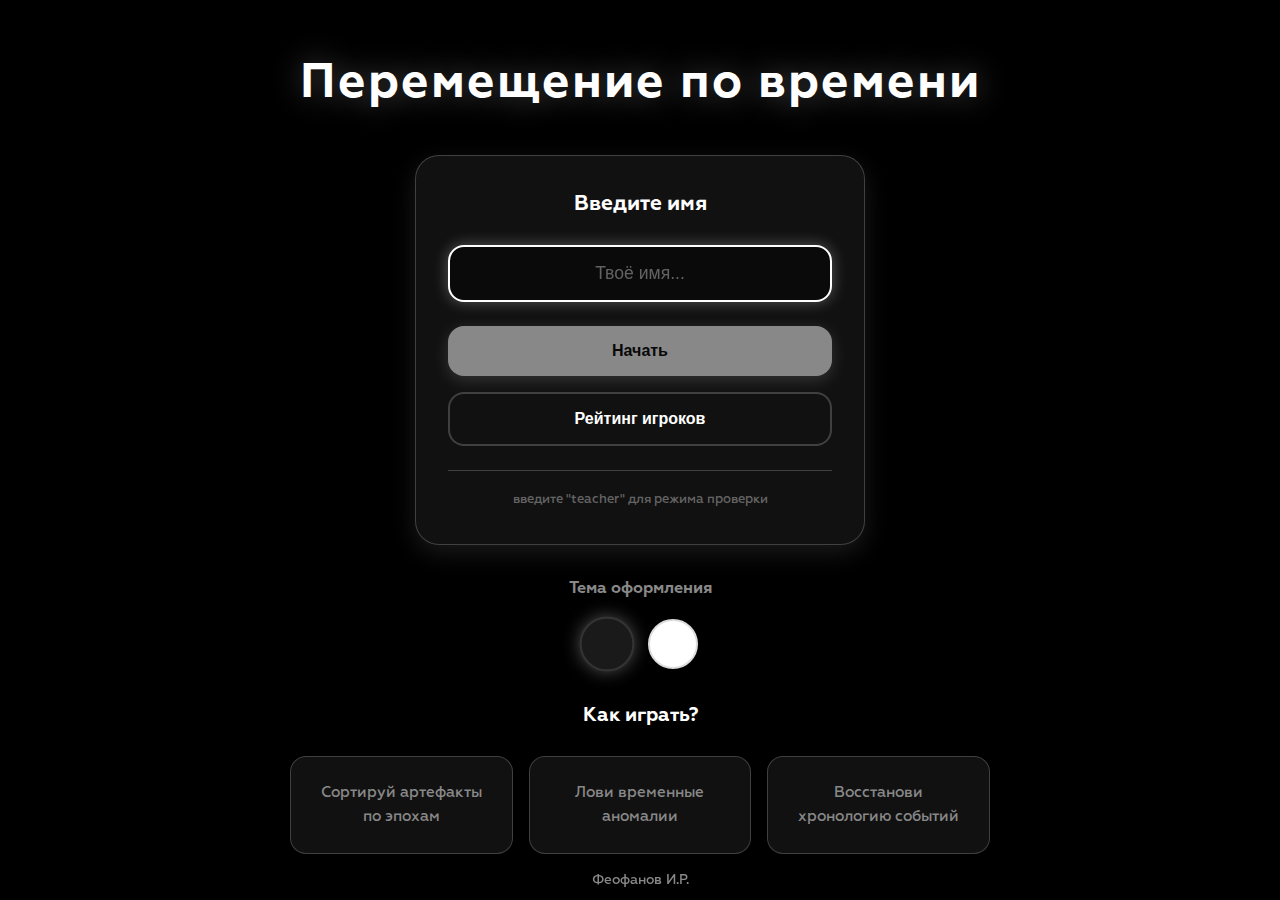
<file: index.html>
<!DOCTYPE html>
<html lang="ru">
<head>
    <meta charset="UTF-8">
    <meta name="viewport" content="width=device-width, initial-scale=1.0">
    <title>Перемещение по времени - Главная</title>
    <link rel="stylesheet" href="css/style.css">
    <link rel="stylesheet" href="css/intro.css">
</head>
<body class="theme-dark">
    <div id="particles-container"></div>

    <div class="main-container">
        <header class="game-header">
            <h1 class="title-glow">Перемещение по времени</h1>
        </header>

        <section class="auth-section" id="auth-section">
            <div class="auth-card">
                <h2>Введите имя</h2>
                <div class="input-wrapper">
                    <input
                        type="text"
                        id="player-name"
                        placeholder="Твоё имя..."
                        maxlength="20"
                        autocomplete="off"
                    >
                    <span class="input-border"></span>
                </div>

                <div class="auth-buttons">
                    <button id="start-btn" class="btn btn-primary" disabled>
                        <span class="btn-text">Начать</span>
                    </button>
                    <button id="rating-btn" class="btn btn-secondary">
                        <span class="btn-text">Рейтинг игроков</span>
                    </button>
                </div>

                <div class="teacher-hint">
                    <small>введите "teacher" для режима проверки</small>
                </div>
            </div>
        </section>

        <section class="theme-section">
            <h3>Тема оформления</h3>
            <div class="theme-buttons">
                <button class="theme-btn active" data-theme="dark" title="Тёмная тема"></button>
                <button class="theme-btn" data-theme="light" title="Светлая тема"></button>
            </div>
        </section>

        <section class="rules-preview">
            <h3>Как играть?</h3>
            <div class="rules-grid">
                <div class="rule-card">
                    <p>Сортируй артефакты по эпохам</p>
                </div>
                <div class="rule-card">
                    <p>Лови временные аномалии</p>
                </div>
                <div class="rule-card">
                    <p>Восстанови хронологию событий</p>
                </div>
            </div>
        </section>
    </div>

    <footer class="game-footer">
        <p>Феофанов И.Р.</p>
    </footer>

    <script src="js/utils.js"></script>
    <script src="js/storage.js"></script>
    <script src="js/intro.js"></script>
</body>
</html>
</file>
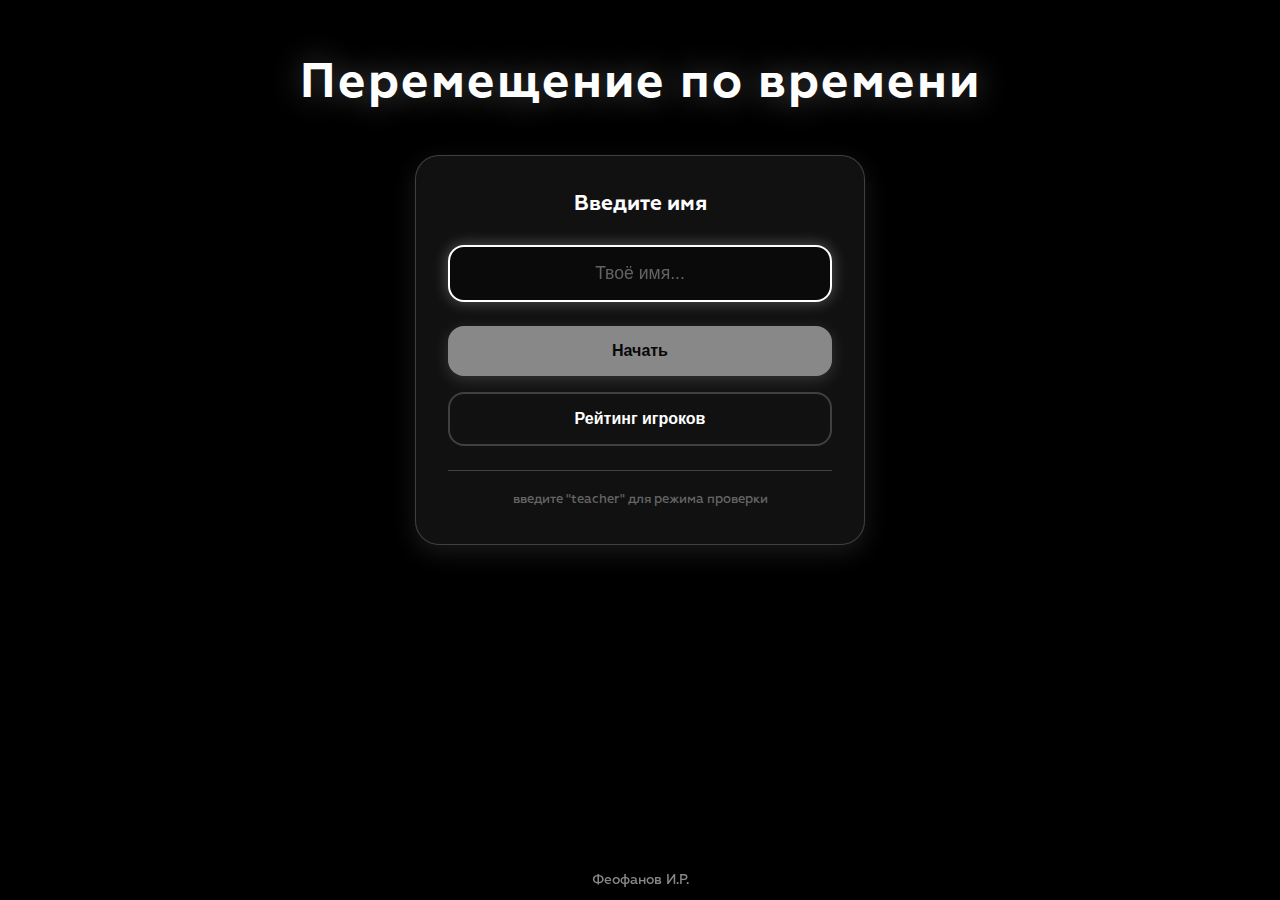
<file: game.html>
<!DOCTYPE html>
<html lang="ru">
<head>
    <meta charset="UTF-8">
    <meta name="viewport" content="width=device-width, initial-scale=1.0">
    <title>Перемещение по времени - Игра</title>
    <link rel="stylesheet" href="css/style.css">
    <link rel="stylesheet" href="css/game.css">
</head>
<body class="theme-dark">
    <div id="particles-container"></div>

    <header class="game-hud">
        <div class="hud-left">
            <div class="player-info">
                <span id="player-name-display">Игрок</span>
            </div>
            <div class="level-info">
                <span>Уровень: <span id="current-level">1</span>/3</span>
            </div>
        </div>

        <div class="hud-center">
            <div class="timer-container">
                <span id="timer-display">02:00</span>
                <div class="timer-bar">
                    <div id="timer-progress" class="timer-progress"></div>
                </div>
            </div>
        </div>

        <div class="hud-right">
            <div class="score-container">
                <span>Очки: <span id="score-display">0</span></span>
            </div>
            <div class="combo-container" id="combo-container" style="display: none;">
                <span class="combo-text">Комбо x<span id="combo-count">2</span></span>
            </div>
        </div>
    </header>

    <div id="teacher-panel" class="teacher-panel hidden">
        <h3>Режим преподавателя</h3>
        <div class="teacher-controls">
            <button class="teacher-btn" data-level="1">Уровень 1</button>
            <button class="teacher-btn" data-level="2">Уровень 2</button>
            <button class="teacher-btn" data-level="3">Уровень 3</button>
        </div>
    </div>

    <main class="game-area" id="game-area">
        <div class="level-loading">
            <div class="loading-spinner"></div>
            <p>Загрузка уровня...</p>
        </div>
    </main>

    <div class="question-panel" id="question-panel">
        <p id="question-text">Задание появится здесь</p>
        <div class="question-progress">
            <span>Раунд: <span id="round-current">1</span>/<span id="round-total">5</span></span>
        </div>
    </div>

    <div class="game-controls">
        <button id="pause-btn" class="control-btn" title="Пауза (P)">
            <span>||</span>
        </button>
        <button id="exit-btn" class="control-btn" title="Завершить уровень (Esc)">
            <span>X</span>
        </button>
    </div>

    <div id="pause-modal" class="modal hidden">
        <div class="modal-content">
            <h2>Пауза</h2>
            <p>Игра приостановлена</p>
            <div class="modal-buttons">
                <button id="resume-btn" class="btn btn-primary">Продолжить</button>
                <button id="quit-btn" class="btn btn-danger">Выйти в меню</button>
            </div>
        </div>
    </div>

    <div id="level-complete-modal" class="modal hidden">
        <div class="modal-content">
            <h2 id="level-result-title">Уровень пройден!</h2>
            <div class="level-stats">
                <p>Заработано очков: <span id="level-score">0</span></p>
                <p>Правильных ответов: <span id="level-correct">0</span></p>
                <p>Время: <span id="level-time">00:00</span></p>
            </div>
            <div class="modal-buttons">
                <button id="next-level-btn" class="btn btn-primary">Следующий уровень</button>
                <button id="retry-btn" class="btn btn-secondary">Попробовать снова</button>
            </div>
        </div>
    </div>

    <div id="game-over-modal" class="modal hidden">
        <div class="modal-content game-over-content">
            <h2>Время вышло!</h2>
            <p>Временной континуум нарушен...</p>
            <div class="level-stats">
                <p>Набрано очков: <span id="final-score">0</span></p>
            </div>
            <div class="modal-buttons">
                <button id="restart-btn" class="btn btn-primary">Начать заново</button>
                <button id="menu-btn" class="btn btn-secondary">В главное меню</button>
            </div>
        </div>
    </div>

    <script src="js/utils.js"></script>
    <script src="js/storage.js"></script>
    <script src="js/gameData.js"></script>
    <script src="js/level1.js"></script>
    <script src="js/level2.js"></script>
    <script src="js/level3.js"></script>
    <script src="js/game.js"></script>
</body>
</html>
</file>
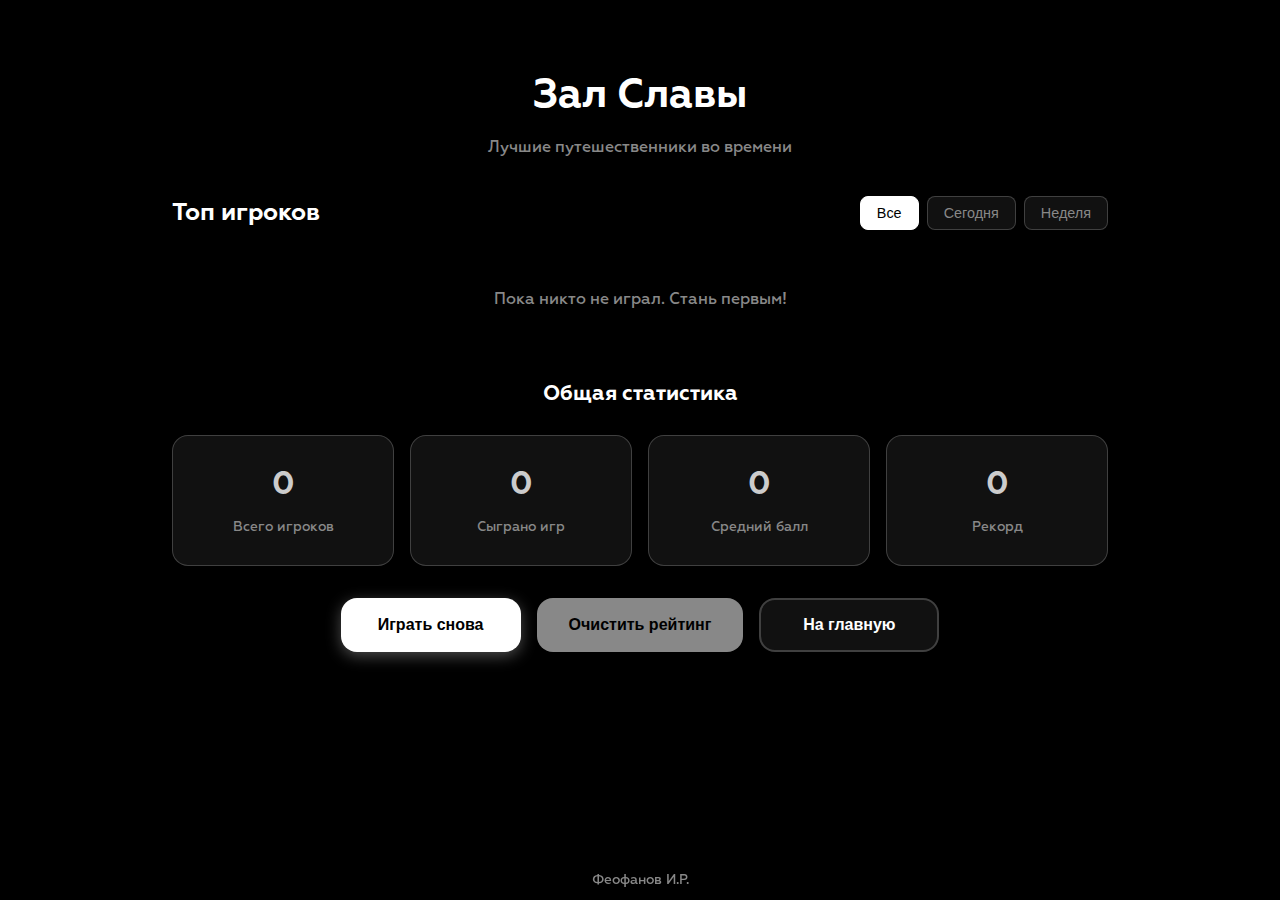
<file: rating.html>
<!DOCTYPE html>
<html lang="ru">
<head>
    <meta charset="UTF-8">
    <meta name="viewport" content="width=device-width, initial-scale=1.0">
    <title>Перемещение по времени - Рейтинг</title>
    <link rel="stylesheet" href="css/style.css">
    <link rel="stylesheet" href="css/rating.css">
</head>
<body class="theme-dark">
    <div id="particles-container"></div>

    <div class="rating-container">
        <header class="rating-header">
            <h1>Зал Славы</h1>
            <p class="subtitle">Лучшие путешественники во времени</p>
        </header>

        <section id="player-result" class="player-result hidden">
            <div class="result-card">
                <h2>Твой результат</h2>
                <div class="result-details">
                    <div class="result-item">
                        <span class="result-label">Имя</span>
                        <span id="result-name" class="result-value">-</span>
                    </div>
                    <div class="result-item">
                        <span class="result-label">Очки</span>
                        <span id="result-score" class="result-value">0</span>
                    </div>
                    <div class="result-item">
                        <span class="result-label">Пройдено уровней</span>
                        <span id="result-levels" class="result-value">0/3</span>
                    </div>
                    <div class="result-item">
                        <span class="result-label">Место в рейтинге</span>
                        <span id="result-rank" class="result-value">#-</span>
                    </div>
                </div>
            </div>
        </section>

        <section class="leaderboard-section">
            <div class="leaderboard-header">
                <h2>Топ игроков</h2>
                <div class="leaderboard-filters">
                    <button class="filter-btn active" data-filter="all">Все</button>
                    <button class="filter-btn" data-filter="today">Сегодня</button>
                    <button class="filter-btn" data-filter="week">Неделя</button>
                </div>
            </div>

            <div class="leaderboard-table-wrapper">
                <table class="leaderboard-table">
                    <thead>
                        <tr>
                            <th class="col-rank">Место</th>
                            <th class="col-name">Игрок</th>
                            <th class="col-score">Очки</th>
                            <th class="col-levels">Уровни</th>
                            <th class="col-date">Дата</th>
                        </tr>
                    </thead>
                    <tbody id="leaderboard-body">
                    </tbody>
                </table>
            </div>

            <div id="empty-leaderboard" class="empty-state hidden">
                <p>Пока никто не играл. Стань первым!</p>
            </div>
        </section>

        <section class="stats-section">
            <h2>Общая статистика</h2>
            <div class="stats-grid">
                <div class="stat-card">
                    <span id="total-players" class="stat-value">0</span>
                    <span class="stat-label">Всего игроков</span>
                </div>
                <div class="stat-card">
                    <span id="total-games" class="stat-value">0</span>
                    <span class="stat-label">Сыграно игр</span>
                </div>
                <div class="stat-card">
                    <span id="avg-score" class="stat-value">0</span>
                    <span class="stat-label">Средний балл</span>
                </div>
                <div class="stat-card">
                    <span id="max-score" class="stat-value">0</span>
                    <span class="stat-label">Рекорд</span>
                </div>
            </div>
        </section>

        <div class="navigation-buttons">
            <button id="play-again-btn" class="btn btn-primary">
                Играть снова
            </button>
            <button id="clear-data-btn" class="btn btn-danger">
                Очистить рейтинг
            </button>
            <button id="back-btn" class="btn btn-secondary">
                На главную
            </button>
        </div>
    </div>

    <div id="confirm-modal" class="modal hidden">
        <div class="modal-content">
            <h2>Подтверждение</h2>
            <p>Ты уверен, что хочешь очистить весь рейтинг? Это действие нельзя отменить.</p>
            <div class="modal-buttons">
                <button id="confirm-clear" class="btn btn-danger">Да, очистить</button>
                <button id="cancel-clear" class="btn btn-secondary">Отмена</button>
            </div>
        </div>
    </div>

    <footer class="game-footer">
        <p>Феофанов И.Р.</p>
    </footer>

    <script src="js/utils.js"></script>
    <script src="js/storage.js"></script>
    <script src="js/rating.js"></script>
</body>
</html>
</file>
<file: css/style.css>
@font-face {
    font-family: 'Geometria';
    src: url('../fonts/geometria_light.otf') format('opentype');
    font-weight: 300;
    font-style: normal;
}

@font-face {
    font-family: 'Geometria';
    src: url('../fonts/geometria_lightitalic.otf') format('opentype');
    font-weight: 300;
    font-style: italic;
}

@font-face {
    font-family: 'Geometria';
    src: url('../fonts/geometria_medium.otf') format('opentype');
    font-weight: 500;
    font-style: normal;
}

@font-face {
    font-family: 'Geometria';
    src: url('../fonts/geometria_mediumitalic.otf') format('opentype');
    font-weight: 500;
    font-style: italic;
}

@font-face {
    font-family: 'Geometria';
    src: url('../fonts/geometria_bold.otf') format('opentype');
    font-weight: 700;
    font-style: normal;
}

@font-face {
    font-family: 'Geometria';
    src: url('../fonts/geometria_bolditalic.otf') format('opentype');
    font-weight: 700;
    font-style: italic;
}

@font-face {
    font-family: 'Geometria';
    src: url('../fonts/geometria_extrabold.otf') format('opentype');
    font-weight: 800;
    font-style: normal;
}

* {
    margin: 0;
    padding: 0;
    box-sizing: border-box;
}

:root {
    --bg-primary: #000000;
    --bg-secondary: #0a0a0a;
    --bg-card: #111111;
    --text-primary: #ffffff;
    --text-secondary: #888888;
    --accent-primary: #ffffff;
    --accent-secondary: #cccccc;
    --accent-glow: rgba(255, 255, 255, 0.3);
    --success: #ffffff;
    --error: #888888;
    --warning: #aaaaaa;
    --border-color: rgba(255, 255, 255, 0.2);

    --spacing-xs: 0.25rem;
    --spacing-sm: 0.5rem;
    --spacing-md: 1rem;
    --spacing-lg: 1.5rem;
    --spacing-xl: 2rem;

    --radius-sm: 4px;
    --radius-md: 8px;
    --radius-lg: 16px;
    --radius-xl: 24px;

    --shadow-sm: 0 2px 4px rgba(255, 255, 255, 0.05);
    --shadow-md: 0 4px 8px rgba(255, 255, 255, 0.08);
    --shadow-lg: 0 8px 24px rgba(255, 255, 255, 0.1);

    --transition-fast: 0.15s ease;
    --transition-normal: 0.3s ease;
    --transition-slow: 0.5s ease;
}

.theme-light {
    --bg-primary: #ffffff;
    --bg-secondary: #f5f5f5;
    --bg-card: #fafafa;
    --text-primary: #000000;
    --text-secondary: #666666;
    --accent-primary: #000000;
    --accent-secondary: #333333;
    --accent-glow: rgba(0, 0, 0, 0.2);
    --success: #000000;
    --error: #666666;
    --warning: #444444;
    --border-color: rgba(0, 0, 0, 0.15);
    --shadow-sm: 0 2px 4px rgba(0, 0, 0, 0.1);
    --shadow-md: 0 4px 8px rgba(0, 0, 0, 0.15);
    --shadow-lg: 0 8px 24px rgba(0, 0, 0, 0.2);
}

html {
    font-size: 16px;
    scroll-behavior: smooth;
}

body {
    font-family: 'Geometria', 'Segoe UI', Tahoma, Geneva, Verdana, sans-serif;
    background: var(--bg-primary);
    color: var(--text-primary);
    min-height: 100vh;
    overflow-x: hidden;
    line-height: 1.6;
}

#particles-container {
    display: none;
}

.btn {
    display: inline-flex;
    align-items: center;
    justify-content: center;
    gap: var(--spacing-sm);
    padding: var(--spacing-md) var(--spacing-xl);
    border: none;
    border-radius: var(--radius-lg);
    font-size: 1rem;
    font-weight: 600;
    cursor: pointer;
    transition: all var(--transition-normal);
    text-decoration: none;
    position: relative;
    overflow: hidden;
}

.btn:disabled {
    opacity: 0.5;
    cursor: not-allowed;
}

.btn-primary {
    background: var(--accent-primary);
    color: var(--bg-primary);
    box-shadow: 0 4px 15px var(--accent-glow);
}

.btn-primary:hover:not(:disabled) {
    transform: translateY(-2px);
    box-shadow: 0 6px 20px var(--accent-glow);
}

.btn-primary:active:not(:disabled) {
    transform: translateY(0);
}

.btn-secondary {
    background: var(--bg-card);
    color: var(--text-primary);
    border: 2px solid var(--border-color);
}

.btn-secondary:hover:not(:disabled) {
    border-color: var(--accent-primary);
    background: var(--bg-secondary);
}

.btn-danger {
    background: var(--text-secondary);
    color: var(--bg-primary);
}

.btn-danger:hover:not(:disabled) {
    background: var(--text-primary);
    transform: translateY(-2px);
}

.btn::after {
    content: '';
    position: absolute;
    width: 100%;
    height: 100%;
    top: 0;
    left: 0;
    background: radial-gradient(circle, rgba(255,255,255,0.3) 0%, transparent 60%);
    transform: scale(0);
    opacity: 0;
}

.btn:active::after {
    transform: scale(2);
    opacity: 1;
    transition: 0s;
}

.modal {
    position: fixed;
    top: 0;
    left: 0;
    width: 100%;
    height: 100%;
    background: rgba(0, 0, 0, 0.7);
    display: flex;
    align-items: center;
    justify-content: center;
    z-index: 1000;
    backdrop-filter: blur(4px);
    animation: fadeIn var(--transition-fast);
}

.modal.hidden {
    display: none;
}

.modal-content {
    background: var(--bg-card);
    padding: var(--spacing-xl);
    border-radius: var(--radius-xl);
    max-width: 90%;
    width: 400px;
    text-align: center;
    box-shadow: var(--shadow-lg);
    animation: slideUp var(--transition-normal);
}

.modal-content h2 {
    margin-bottom: var(--spacing-md);
    color: var(--accent-secondary);
}

.modal-content p {
    margin-bottom: var(--spacing-lg);
    color: var(--text-secondary);
}

.modal-buttons {
    display: flex;
    gap: var(--spacing-md);
    justify-content: center;
    flex-wrap: wrap;
}

@keyframes fadeIn {
    from { opacity: 0; }
    to { opacity: 1; }
}

@keyframes slideUp {
    from {
        opacity: 0;
        transform: translateY(20px);
    }
    to {
        opacity: 1;
        transform: translateY(0);
    }
}

.hidden {
    display: none !important;
}

.game-footer {
    position: fixed;
    bottom: 0;
    left: 0;
    width: 100%;
    padding: var(--spacing-sm);
    text-align: center;
    color: var(--text-secondary);
    font-size: 0.85rem;
    background: linear-gradient(transparent, var(--bg-primary));
    z-index: 10;
}

::-webkit-scrollbar {
    width: 8px;
}

::-webkit-scrollbar-track {
    background: var(--bg-secondary);
}

::-webkit-scrollbar-thumb {
    background: var(--accent-primary);
    border-radius: 4px;
}

::-webkit-scrollbar-thumb:hover {
    background: var(--accent-secondary);
}

.text-center {
    text-align: center;
}

.text-success {
    color: var(--success);
}

.text-error {
    color: var(--error);
}

.text-warning {
    color: var(--warning);
}

.pulse {
    animation: pulse 2s infinite;
}

@keyframes pulse {
    0%, 100% {
        transform: scale(1);
    }
    50% {
        transform: scale(1.05);
    }
}

.shake {
    animation: shake 0.5s ease-in-out;
}

@keyframes shake {
    0%, 100% { transform: translateX(0); }
    10%, 30%, 50%, 70%, 90% { transform: translateX(-5px); }
    20%, 40%, 60%, 80% { transform: translateX(5px); }
}

.slide-up {
    animation: slideUp var(--transition-normal) forwards;
}

.glow {
    animation: glow 2s ease-in-out infinite alternate;
}

@keyframes glow {
    from {
        box-shadow: 0 0 5px var(--accent-glow), 0 0 10px var(--accent-glow);
    }
    to {
        box-shadow: 0 0 10px var(--accent-glow), 0 0 20px var(--accent-glow), 0 0 30px var(--accent-glow);
    }
}

@media (max-width: 768px) {
    html {
        font-size: 14px;
    }

    .btn {
        padding: var(--spacing-sm) var(--spacing-lg);
    }

    .modal-content {
        padding: var(--spacing-lg);
        margin: var(--spacing-md);
    }
}

@media (max-width: 480px) {
    html {
        font-size: 13px;
    }
}
</file>
<file: css/intro.css>
.main-container {
    min-height: 100vh;
    display: flex;
    flex-direction: column;
    align-items: center;
    justify-content: center;
    padding: var(--spacing-xl);
    position: relative;
    z-index: 1;
}

.game-header {
    text-align: center;
    margin-bottom: var(--spacing-xl);
}

.title-glow {
    font-size: 3rem;
    font-weight: 700;
    color: var(--text-primary);
    text-shadow: 0 0 30px var(--accent-glow);
    animation: titlePulse 3s ease-in-out infinite;
    letter-spacing: 2px;
}

@keyframes titlePulse {
    0%, 100% {
        filter: brightness(1);
    }
    50% {
        filter: brightness(1.2);
    }
}

.subtitle {
    color: var(--text-secondary);
    font-size: 1.2rem;
    margin-top: var(--spacing-sm);
}

.auth-section {
    width: 100%;
    max-width: 450px;
    margin-bottom: var(--spacing-xl);
}

.auth-card {
    background: var(--bg-card);
    padding: var(--spacing-xl);
    border-radius: var(--radius-xl);
    box-shadow: var(--shadow-lg);
    border: 1px solid var(--border-color);
    text-align: center;
}

.auth-card h2 {
    font-size: 1.3rem;
    margin-bottom: var(--spacing-lg);
    color: var(--text-primary);
}

.input-wrapper {
    position: relative;
    margin-bottom: var(--spacing-lg);
}

#player-name {
    width: 100%;
    padding: var(--spacing-md) var(--spacing-lg);
    font-size: 1.1rem;
    border: 2px solid var(--border-color);
    border-radius: var(--radius-lg);
    background: var(--bg-secondary);
    color: var(--text-primary);
    outline: none;
    transition: all var(--transition-normal);
    text-align: center;
}

#player-name::placeholder {
    color: var(--text-secondary);
    opacity: 0.7;
}

#player-name:focus {
    border-color: var(--accent-primary);
    box-shadow: 0 0 15px var(--accent-glow);
}

.input-border {
    display: none;
}

.auth-buttons {
    display: flex;
    flex-direction: column;
    gap: var(--spacing-md);
}

.btn-icon {
    font-size: 1.2rem;
}

#start-btn:not(:disabled) {
    animation: readyPulse 2s infinite;
}

@keyframes readyPulse {
    0%, 100% {
        box-shadow: 0 4px 15px var(--accent-glow);
    }
    50% {
        box-shadow: 0 4px 25px var(--accent-glow), 0 0 40px var(--accent-glow);
    }
}

.teacher-hint {
    margin-top: var(--spacing-lg);
    padding-top: var(--spacing-md);
    border-top: 1px solid var(--border-color);
}

.teacher-hint small {
    color: var(--text-secondary);
    font-size: 0.8rem;
    opacity: 0.7;
}

.theme-section {
    margin-bottom: var(--spacing-xl);
    text-align: center;
}

.theme-section h3 {
    font-size: 1rem;
    color: var(--text-secondary);
    margin-bottom: var(--spacing-md);
}

.theme-buttons {
    display: flex;
    gap: var(--spacing-md);
    justify-content: center;
}

.theme-btn {
    width: 50px;
    height: 50px;
    border-radius: 50%;
    border: 2px solid var(--border-color);
    background: var(--bg-card);
    font-size: 1.5rem;
    cursor: pointer;
    transition: all var(--transition-normal);
    display: flex;
    align-items: center;
    justify-content: center;
}

.theme-btn:hover {
    transform: scale(1.1);
    border-color: var(--accent-primary);
}

.theme-btn.active {
    border-color: var(--accent-primary);
    box-shadow: 0 0 15px var(--accent-glow);
    transform: scale(1.1);
}

.theme-btn[data-theme="dark"] {
    background: #1a1a1a;
    color: #ffffff;
    border-color: #333;
}

.theme-btn[data-theme="light"] {
    background: #ffffff;
    color: #1a1a1a;
    border-color: #ddd;
}

.rules-preview {
    width: 100%;
    max-width: 700px;
    text-align: center;
}

.rules-preview h3 {
    font-size: 1.2rem;
    margin-bottom: var(--spacing-lg);
    color: var(--text-primary);
}

.rules-grid {
    display: grid;
    grid-template-columns: repeat(auto-fit, minmax(180px, 1fr));
    gap: var(--spacing-md);
}

.rule-card {
    background: var(--bg-card);
    padding: var(--spacing-lg);
    border-radius: var(--radius-lg);
    border: 1px solid var(--border-color);
    transition: all var(--transition-normal);
}

.rule-card:hover {
    transform: translateY(-5px);
    border-color: var(--accent-primary);
    box-shadow: 0 10px 30px rgba(0, 0, 0, 0.2);
}

.rule-icon {
    font-size: 2.5rem;
    display: block;
    margin-bottom: var(--spacing-sm);
}

.rule-card p {
    color: var(--text-secondary);
    font-size: 0.95rem;
}

@media (max-width: 768px) {
    .title-glow {
        font-size: 2rem;
    }

    .subtitle {
        font-size: 1rem;
    }

    .auth-card {
        padding: var(--spacing-lg);
    }

    .rules-grid {
        grid-template-columns: 1fr;
    }
}

@media (max-width: 480px) {
    .title-glow {
        font-size: 1.6rem;
    }

    .main-container {
        padding: var(--spacing-md);
    }
}
</file>
<file: css/game.css>
html, body {
    height: 100%;
    overflow: hidden;
}

.game-hud {
    position: fixed;
    top: 0;
    left: 0;
    width: 100%;
    padding: var(--spacing-md) var(--spacing-xl);
    background: linear-gradient(180deg, var(--bg-secondary), transparent);
    display: flex;
    justify-content: space-between;
    align-items: center;
    z-index: 100;
    flex-wrap: wrap;
    gap: var(--spacing-sm);
}

.hud-left, .hud-right {
    display: flex;
    align-items: center;
    gap: var(--spacing-lg);
}

.hud-center {
    flex: 1;
    display: flex;
    justify-content: center;
}

.player-info, .level-info, .score-container {
    display: flex;
    align-items: center;
    gap: var(--spacing-sm);
    background: var(--bg-card);
    padding: var(--spacing-sm) var(--spacing-md);
    border-radius: var(--radius-md);
    font-size: 0.95rem;
}

.player-icon, .level-icon, .score-icon, .timer-icon {
    font-size: 1.2rem;
}

.timer-container {
    display: flex;
    flex-direction: column;
    align-items: center;
    gap: var(--spacing-xs);
}

#timer-display {
    font-size: 1.5rem;
    font-weight: 700;
    font-family: 'Courier New', monospace;
    color: var(--text-primary);
}

.timer-bar {
    width: 200px;
    height: 6px;
    background: var(--bg-card);
    border-radius: 3px;
    overflow: hidden;
}

.timer-progress {
    height: 100%;
    background: var(--accent-primary);
    width: 100%;
    transition: width 1s linear;
    border-radius: 3px;
}

.timer-warning #timer-display {
    color: var(--error);
    animation: timerBlink 0.5s infinite;
}

@keyframes timerBlink {
    0%, 100% { opacity: 1; }
    50% { opacity: 0.5; }
}

.combo-container {
    background: var(--accent-primary);
    padding: var(--spacing-sm) var(--spacing-md);
    border-radius: var(--radius-md);
    animation: comboPop 0.3s ease-out;
}

.combo-text {
    color: var(--bg-primary);
    font-weight: 700;
}

@keyframes comboPop {
    0% { transform: scale(0.5); opacity: 0; }
    50% { transform: scale(1.2); }
    100% { transform: scale(1); opacity: 1; }
}

.teacher-panel {
    position: fixed;
    top: 80px;
    left: 50%;
    transform: translateX(-50%);
    background: var(--bg-card);
    padding: var(--spacing-md) var(--spacing-lg);
    border-radius: var(--radius-lg);
    border: 2px solid var(--accent-primary);
    z-index: 150;
    display: flex;
    flex-wrap: wrap;
    gap: var(--spacing-md);
    align-items: center;
    justify-content: center;
    box-shadow: var(--shadow-lg);
}

.teacher-panel h3 {
    color: var(--text-secondary);
    font-size: 0.9rem;
    width: 100%;
    text-align: center;
    margin-bottom: var(--spacing-xs);
}

.teacher-controls {
    display: flex;
    gap: var(--spacing-sm);
    flex-wrap: wrap;
    justify-content: center;
}

.teacher-btn {
    padding: var(--spacing-sm) var(--spacing-md);
    background: var(--bg-secondary);
    border: 1px solid var(--border-color);
    border-radius: var(--radius-sm);
    color: var(--text-primary);
    cursor: pointer;
    transition: all var(--transition-fast);
    font-size: 0.85rem;
}

.teacher-btn:hover {
    background: var(--accent-primary);
    border-color: var(--accent-primary);
}

.teacher-btn-exit {
    background: var(--text-secondary);
    border-color: var(--text-secondary);
    color: var(--bg-primary);
}

.game-area {
    position: fixed;
    top: 80px;
    left: 0;
    right: 0;
    bottom: 140px;
    padding: var(--spacing-lg);
    display: flex;
    flex-direction: column;
    align-items: center;
    justify-content: center;
    z-index: 1;
    overflow: auto;
}

.level-loading {
    text-align: center;
}

.loading-spinner {
    width: 50px;
    height: 50px;
    border: 4px solid var(--border-color);
    border-top-color: var(--accent-primary);
    border-radius: 50%;
    animation: spin 1s linear infinite;
    margin: 0 auto var(--spacing-md);
}

@keyframes spin {
    to { transform: rotate(360deg); }
}

.question-panel {
    position: fixed;
    bottom: 80px;
    left: 50%;
    transform: translateX(-50%);
    background: var(--bg-card);
    padding: var(--spacing-md) var(--spacing-xl);
    border-radius: var(--radius-lg);
    border: 1px solid var(--accent-primary);
    box-shadow: 0 0 20px var(--accent-glow);
    text-align: center;
    max-width: 90%;
    z-index: 50;
}

#question-text {
    font-size: 1.2rem;
    color: var(--text-primary);
    margin-bottom: var(--spacing-sm);
}

.question-progress {
    font-size: 0.85rem;
    color: var(--text-secondary);
}

.game-controls {
    position: fixed;
    bottom: 20px;
    right: 20px;
    display: flex;
    gap: var(--spacing-sm);
    z-index: 100;
}

.control-btn {
    width: 50px;
    height: 50px;
    border-radius: 50%;
    border: 2px solid var(--border-color);
    background: var(--bg-card);
    font-size: 1.5rem;
    cursor: pointer;
    transition: all var(--transition-normal);
    display: flex;
    align-items: center;
    justify-content: center;
}

.control-btn:hover {
    transform: scale(1.1);
    border-color: var(--accent-primary);
    box-shadow: 0 0 15px var(--accent-glow);
}

.level1-container {
    display: flex;
    flex-direction: column;
    align-items: center;
    width: 100%;
    max-width: 1000px;
    gap: var(--spacing-xl);
}

.drop-zones {
    display: flex;
    justify-content: center;
    gap: var(--spacing-lg);
    flex-wrap: wrap;
    width: 100%;
}

.drop-zone {
    width: 180px;
    min-height: 200px;
    background: var(--bg-card);
    border: 3px dashed var(--border-color);
    border-radius: var(--radius-lg);
    padding: var(--spacing-md);
    text-align: center;
    transition: all var(--transition-normal);
}

.drop-zone-title {
    font-weight: 600;
    margin-bottom: var(--spacing-sm);
    color: var(--text-primary);
    padding-bottom: var(--spacing-sm);
    border-bottom: 1px solid var(--border-color);
}

.drop-zone-items {
    display: flex;
    flex-direction: column;
    gap: var(--spacing-xs);
    width: 100%;
}

.drop-zone-items .artifact {
    width: 100%;
    padding: var(--spacing-sm);
    font-size: 0.85rem;
    box-sizing: border-box;
    justify-content: center;
}

.drop-zone-items .artifact .artifact-name {
    overflow: hidden;
    text-overflow: ellipsis;
    white-space: nowrap;
    max-width: 100px;
}

.drop-zone-items .artifact .artifact-icon {
    font-size: 1.2rem;
    flex-shrink: 0;
}

.drop-zone.drag-over {
    border-color: var(--accent-primary);
    background: rgba(108, 92, 231, 0.1);
    transform: scale(1.02);
}

.drop-zone.correct {
    border-color: var(--success);
    background: rgba(0, 184, 148, 0.1);
}

.drop-zone.incorrect {
    border-color: var(--error);
    animation: shake 0.5s ease-in-out;
}

.artifacts-container {
    display: flex;
    flex-wrap: wrap;
    justify-content: center;
    gap: var(--spacing-md);
    padding: var(--spacing-lg);
    background: var(--bg-secondary);
    border-radius: var(--radius-lg);
    min-height: 100px;
}

.artifact {
    padding: var(--spacing-md) var(--spacing-lg);
    background: var(--bg-card);
    border: 2px solid var(--border-color);
    border-radius: var(--radius-md);
    cursor: grab;
    transition: all var(--transition-fast);
    user-select: none;
    font-size: 1rem;
    display: flex;
    align-items: center;
    gap: var(--spacing-sm);
}

.artifact:hover {
    border-color: var(--accent-primary);
    transform: translateY(-3px);
    box-shadow: var(--shadow-md);
}

.artifact.dragging {
    opacity: 0.6;
    cursor: grabbing;
    transform: scale(1.05) rotate(3deg);
}

.artifact-icon {
    font-size: 1.5rem;
}

.level2-container {
    width: 100%;
    max-width: 900px;
    height: 500px;
    position: relative;
    background: var(--bg-card);
    border: 2px solid var(--border-color);
    border-radius: var(--radius-lg);
    overflow: hidden;
}

.anomaly {
    position: absolute;
    padding: var(--spacing-md);
    background: var(--bg-secondary);
    border: 2px solid var(--accent-primary);
    border-radius: var(--radius-md);
    cursor: pointer;
    transition: transform 0.1s;
    animation: float 3s ease-in-out infinite;
    user-select: none;
    font-size: 1.1rem;
    display: flex;
    align-items: center;
    gap: var(--spacing-sm);
    box-shadow: 0 0 15px var(--accent-glow);
    white-space: nowrap;

}

.anomaly:hover {
    transform: scale(1.6);
}

.anomaly.caught {
    animation: caught 0.3s ease-out forwards;
    pointer-events: none;
}

@keyframes caught {
    0% { transform: scale(1); opacity: 1; }
    50% { transform: scale(1.3); }
    100% { transform: scale(0); opacity: 0; }
}

.anomaly.wrong {
    border-color: var(--error);
    animation: wrongCatch 0.5s ease-out;
}

@keyframes wrongCatch {
    0%, 100% { transform: translateX(0); }
    25% { transform: translateX(-10px); }
    75% { transform: translateX(10px); }
}

@keyframes float {
    0%, 100% { transform: translateY(0); }
    50% { transform: translateY(-10px); }
}

.level2-hint {
    position: absolute;
    top: var(--spacing-md);
    left: 50%;
    transform: translateX(-50%);
    background: rgba(0, 0, 0, 0.7);
    padding: var(--spacing-sm) var(--spacing-md);
    border-radius: var(--radius-md);
    color: white;
    font-size: 0.9rem;
}

.level3-container {
    width: 100%;
    max-width: 1000px;
    display: flex;
    flex-direction: column;
    gap: var(--spacing-xl);
}

.timeline {
    position: relative;
    display: flex;
    justify-content: space-between;
    align-items: center;
    padding: var(--spacing-xl) var(--spacing-md);
    background: var(--bg-card);
    border-radius: var(--radius-lg);
    min-height: 150px;
}

.timeline::before {
    content: '';
    position: absolute;
    top: 50%;
    left: 5%;
    right: 5%;
    height: 4px;
    background: linear-gradient(90deg, var(--accent-primary), var(--accent-secondary));
    border-radius: 2px;
    transform: translateY(-50%);
}

.timeline-slot {
    position: relative;
    width: 120px;
    height: 80px;
    background: var(--bg-secondary);
    border: 2px dashed var(--border-color);
    border-radius: var(--radius-md);
    display: flex;
    align-items: center;
    justify-content: center;
    transition: all var(--transition-normal);
    z-index: 1;
}

.timeline-slot::after {
    content: attr(data-year);
    position: absolute;
    bottom: -25px;
    font-size: 0.85rem;
    color: var(--text-secondary);
}

.timeline-slot.drag-over {
    border-color: var(--accent-primary);
    background: rgba(108, 92, 231, 0.2);
    transform: scale(1.05);
}

.timeline-slot.filled {
    border-style: solid;
    border-color: var(--success);
}

.timeline-slot.filled.wrong {
    border-color: var(--error);
}

.events-container {
    display: flex;
    flex-wrap: wrap;
    justify-content: center;
    gap: var(--spacing-md);
    padding: var(--spacing-lg);
    background: var(--bg-secondary);
    border-radius: var(--radius-lg);
}

.event-card {
    padding: var(--spacing-md);
    background: var(--bg-card);
    border: 2px solid var(--border-color);
    border-radius: var(--radius-md);
    cursor: grab;
    transition: all var(--transition-fast);
    user-select: none;
    max-width: 200px;
    text-align: center;
    position: relative;
}

.event-card:hover {
    border-color: var(--accent-primary);
    transform: translateY(-3px);
    box-shadow: var(--shadow-md);
}

.event-card.dragging {
    opacity: 0.6;
    cursor: grabbing;
}

.event-card .tooltip {
    position: absolute;
    bottom: calc(100% + 10px);
    left: 50%;
    transform: translateX(-50%);
    background: var(--bg-primary);
    padding: var(--spacing-sm) var(--spacing-md);
    border-radius: var(--radius-sm);
    font-size: 0.85rem;
    white-space: nowrap;
    opacity: 0;
    visibility: hidden;
    transition: all var(--transition-fast);
    box-shadow: var(--shadow-md);
    border: 1px solid var(--border-color);
    z-index: 10;
}

.event-card:hover .tooltip {
    opacity: 1;
    visibility: visible;
}

.level-stats {
    margin: var(--spacing-lg) 0;
}

.level-stats p {
    margin: var(--spacing-sm) 0;
    font-size: 1.1rem;
}

.level-stats span {
    font-weight: 700;
    color: var(--accent-secondary);
}

.feedback-correct {
    animation: correctFeedback 0.5s ease-out;
}

@keyframes correctFeedback {
    0% { box-shadow: 0 0 0 0 rgba(0, 184, 148, 0.7); }
    100% { box-shadow: 0 0 0 20px rgba(0, 184, 148, 0); }
}

.feedback-incorrect {
    animation: shake 0.5s ease-out, incorrectFeedback 0.5s ease-out;
}

@keyframes incorrectFeedback {
    0% { box-shadow: 0 0 0 0 rgba(231, 76, 60, 0.7); }
    100% { box-shadow: 0 0 0 20px rgba(231, 76, 60, 0); }
}

.score-popup {
    position: fixed;
    font-size: 1.5rem;
    font-weight: 700;
    pointer-events: none;
    animation: scoreFloat 1s ease-out forwards;
    z-index: 200;
}

.score-popup.positive {
    color: var(--success);
}

.score-popup.negative {
    color: var(--error);
}

@keyframes scoreFloat {
    0% {
        opacity: 1;
        transform: translateY(0) scale(1);
    }
    100% {
        opacity: 0;
        transform: translateY(-50px) scale(1.5);
    }
}

.game-over-content h2 {
    color: var(--error);
}

@media (max-width: 768px) {
    .game-hud {
        padding: var(--spacing-sm);
        flex-direction: column;
    }

    .hud-left, .hud-right {
        gap: var(--spacing-sm);
    }

    .timer-bar {
        width: 150px;
    }

    .drop-zones {
        flex-direction: column;
        align-items: center;
    }

    .drop-zone {
        width: 100%;
        max-width: 250px;
        min-height: 150px;
    }

    .level2-container {
        height: 400px;
    }

    .question-panel {
        bottom: 100px;
        padding: var(--spacing-sm) var(--spacing-md);
    }

    #question-text {
        font-size: 1rem;
    }

    .teacher-panel {
        top: auto;
        bottom: 80px;
        width: 90%;
    }
}

@media (max-width: 480px) {
    .game-area {
        margin-top: 120px;
        padding: var(--spacing-sm);
    }

    .artifact, .event-card {
        font-size: 0.9rem;
        padding: var(--spacing-sm);
    }
}

/* Level 3 Runner Styles */
.level3-runner-container {
    width: 100%;
    max-width: 900px;
    display: flex;
    flex-direction: column;
    gap: var(--spacing-md);
}

.runner-top-panel {
    display: flex;
    justify-content: space-between;
    align-items: center;
    background: var(--bg-card);
    padding: var(--spacing-md) var(--spacing-lg);
    border-radius: var(--radius-lg);
    border: 2px solid var(--border-color);
}

.runner-timer, .runner-score, .runner-epoch {
    font-size: 1.2rem;
    font-weight: 700;
    color: var(--text-primary);
}

.runner-epoch {
    color: var(--accent-primary);
}

.runner-game-canvas {
    position: relative;
    width: 100%;
    height: 400px;
    background: linear-gradient(180deg, var(--bg-secondary) 0%, var(--bg-card) 100%);
    border: 3px solid var(--border-color);
    border-radius: var(--radius-lg);
    overflow: hidden;
}

.runner-ground {
    position: absolute;
    bottom: 0;
    left: 0;
    right: 0;
    height: 50px;
    background: var(--accent-primary);
    border-top: 3px solid var(--border-color);
}

.runner-player {
    position: absolute;
    bottom: 60px;
    left: 50px;
    width: 40px;
    height: 40px;
    font-size: 2.5rem;
    display: flex;
    align-items: center;
    justify-content: center;
    z-index: 10;
    transition: bottom 0.1s ease-out;
}

.runner-obstacles-container {
    position: absolute;
    top: 0;
    left: 0;
    width: 100%;
    height: 100%;
}

.runner-obstacle {
    position: absolute;
    bottom: 60px;
    width: 40px;
    height: 40px;
    font-size: 2.5rem;
    display: flex;
    align-items: center;
    justify-content: center;
}

.runner-message-container {
    position: absolute;
    top: 0;
    left: 0;
    width: 100%;
    height: 100%;
    display: flex;
    align-items: center;
    justify-content: center;
    z-index: 20;
}

.runner-start-message {
    background: rgba(0, 0, 0, 0.9);
    padding: var(--spacing-xl);
    border-radius: var(--radius-lg);
    text-align: center;
    color: white;
    animation: fadeIn 0.5s ease-out;
}

.start-message-title {
    font-size: 1.8rem;
    font-weight: 700;
    color: var(--accent-primary);
    margin-bottom: var(--spacing-md);
}

.start-message-subtitle {
    font-size: 1.1rem;
    margin-bottom: var(--spacing-lg);
}

.start-message-countdown {
    font-size: 3rem;
    font-weight: 700;
    color: var(--success);
    animation: countdownPulse 1s ease-in-out infinite;
}

@keyframes countdownPulse {
    0%, 100% {
        transform: scale(1);
        opacity: 1;
    }
    50% {
        transform: scale(1.2);
        opacity: 0.7;
    }
}

.runner-speed-message {
    background: rgba(231, 76, 60, 0.95);
    padding: var(--spacing-lg) var(--spacing-xl);
    border-radius: var(--radius-lg);
    font-size: 1.3rem;
    font-weight: 700;
    color: white;
    text-align: center;
    animation: speedMessagePop 0.5s ease-out;
    box-shadow: 0 0 30px rgba(231, 76, 60, 0.8);
}

@keyframes speedMessagePop {
    0% {
        transform: scale(0.5);
        opacity: 0;
    }
    50% {
        transform: scale(1.1);
    }
    100% {
        transform: scale(1);
        opacity: 1;
    }
}

.runner-end-message {
    background: rgba(0, 0, 0, 0.95);
    padding: var(--spacing-xl);
    border-radius: var(--radius-lg);
    text-align: center;
    color: white;
    animation: fadeIn 0.5s ease-out;
}

.end-message-title {
    font-size: 2rem;
    font-weight: 700;
    margin-bottom: var(--spacing-md);
    color: var(--success);
}

.end-message-score {
    font-size: 1.5rem;
    color: var(--accent-secondary);
}

.runner-instruction {
    text-align: center;
    font-size: 1rem;
    color: var(--text-secondary);
    padding: var(--spacing-sm);
    background: var(--bg-card);
    border-radius: var(--radius-md);
}

@keyframes fadeIn {
    from {
        opacity: 0;
        transform: scale(0.9);
    }
    to {
        opacity: 1;
        transform: scale(1);
    }
}

@keyframes shake {
    0%, 100% { transform: translateX(0); }
    10%, 30%, 50%, 70%, 90% { transform: translateX(-5px); }
    20%, 40%, 60%, 80% { transform: translateX(5px); }
}

@media (max-width: 768px) {
    .runner-game-canvas {
        height: 300px;
    }

    .runner-player, .runner-obstacle {
        font-size: 2rem;
        width: 35px;
        height: 35px;
    }

    .start-message-title {
        font-size: 1.3rem;
    }

    .start-message-subtitle {
        font-size: 0.9rem;
    }

    .runner-speed-message {
        font-size: 1rem;
        padding: var(--spacing-md);
    }
}

@media (max-width: 480px) {
    .runner-top-panel {
        flex-direction: column;
        gap: var(--spacing-sm);
    }

    .runner-timer, .runner-score, .runner-epoch {
        font-size: 1rem;
    }

    .runner-game-canvas {
        height: 250px;
    }
}

/* Confetti Animation */
.confetti {
    position: fixed;
    width: 10px;
    height: 10px;
    background-color: #6C5CE7;
    top: -10px;
    z-index: 9999;
    animation: confetti-fall linear forwards;
    pointer-events: none;
}

@keyframes confetti-fall {
    0% {
        transform: translateY(0) rotateZ(0deg);
        opacity: 1;
    }
    100% {
        transform: translateY(100vh) rotateZ(720deg);
        opacity: 0;
    }
}
</file>
<file: css/rating.css>
.rating-container {
    min-height: 100vh;
    padding: var(--spacing-xl);
    padding-bottom: 100px;
    max-width: 1000px;
    margin: 0 auto;
    position: relative;
    z-index: 1;
}

.rating-header {
    text-align: center;
    margin-bottom: var(--spacing-xl);
    padding-top: var(--spacing-xl);
}

.rating-header h1 {
    font-size: 2.5rem;
    color: var(--text-primary);
    margin-bottom: var(--spacing-sm);
}

.rating-header .subtitle {
    color: var(--text-secondary);
}

.player-result {
    margin-bottom: var(--spacing-xl);
}

.result-card {
    background: var(--bg-card);
    border: 2px solid var(--accent-primary);
    padding: var(--spacing-xl);
    border-radius: var(--radius-xl);
    color: var(--text-primary);
    text-align: center;
    box-shadow: 0 10px 40px var(--accent-glow);
    animation: slideUp var(--transition-normal);
}

.result-card h2 {
    margin-bottom: var(--spacing-lg);
    font-size: 1.5rem;
}

.result-details {
    display: grid;
    grid-template-columns: repeat(auto-fit, minmax(120px, 1fr));
    gap: var(--spacing-md);
}

.result-item {
    background: rgba(255, 255, 255, 0.1);
    padding: var(--spacing-md);
    border-radius: var(--radius-md);
}

.result-label {
    display: block;
    font-size: 0.85rem;
    opacity: 0.8;
    margin-bottom: var(--spacing-xs);
}

.result-value {
    display: block;
    font-size: 1.5rem;
    font-weight: 700;
}

.leaderboard-section {
    margin-bottom: var(--spacing-xl);
}

.leaderboard-header {
    display: flex;
    justify-content: space-between;
    align-items: center;
    margin-bottom: var(--spacing-lg);
    flex-wrap: wrap;
    gap: var(--spacing-md);
}

.leaderboard-header h2 {
    font-size: 1.5rem;
    color: var(--text-primary);
}

.leaderboard-filters {
    display: flex;
    gap: var(--spacing-sm);
}

.filter-btn {
    padding: var(--spacing-sm) var(--spacing-md);
    background: var(--bg-card);
    border: 1px solid var(--border-color);
    border-radius: var(--radius-md);
    color: var(--text-secondary);
    cursor: pointer;
    transition: all var(--transition-fast);
    font-size: 0.9rem;
}

.filter-btn:hover {
    border-color: var(--accent-primary);
    color: var(--text-primary);
}

.filter-btn.active {
    background: var(--accent-primary);
    border-color: var(--accent-primary);
    color: var(--bg-primary);
}

.leaderboard-table-wrapper {
    background: var(--bg-card);
    border-radius: var(--radius-lg);
    overflow: hidden;
    box-shadow: var(--shadow-md);
}

.leaderboard-table {
    width: 100%;
    border-collapse: collapse;
}

.leaderboard-table th {
    background: var(--bg-secondary);
    padding: var(--spacing-md);
    text-align: left;
    font-weight: 600;
    color: var(--text-secondary);
    font-size: 0.9rem;
    text-transform: uppercase;
    letter-spacing: 0.5px;
}

.leaderboard-table td {
    padding: var(--spacing-md);
    border-bottom: 1px solid var(--border-color);
    color: var(--text-primary);
}

.leaderboard-table tr:last-child td {
    border-bottom: none;
}

.leaderboard-table tr:hover td {
    background: var(--bg-secondary);
}

.leaderboard-table tr.rank-1 td {
    background: rgba(241, 196, 15, 0.1);
}

.leaderboard-table tr.rank-2 td {
    background: rgba(189, 195, 199, 0.1);
}

.leaderboard-table tr.rank-3 td {
    background: rgba(205, 127, 50, 0.1);
}

.rank-medal {
    font-size: 1.3rem;
    display: inline-block;
    margin-right: var(--spacing-xs);
}

.col-rank {
    width: 80px;
}

.col-score {
    width: 100px;
    text-align: right;
}

.col-levels {
    width: 80px;
    text-align: center;
}

.col-date {
    width: 120px;
    color: var(--text-secondary);
}

.leaderboard-table tr.current-player td {
    background: rgba(108, 92, 231, 0.15);
    border-left: 3px solid var(--accent-primary);
}

.empty-state {
    text-align: center;
    padding: var(--spacing-xl);
    color: var(--text-secondary);
}

.empty-icon {
    font-size: 4rem;
    display: block;
    margin-bottom: var(--spacing-md);
    opacity: 0.5;
}

.stats-section {
    margin-bottom: var(--spacing-xl);
}

.stats-section h2 {
    font-size: 1.3rem;
    margin-bottom: var(--spacing-lg);
    color: var(--text-primary);
    text-align: center;
}

.stats-grid {
    display: grid;
    grid-template-columns: repeat(auto-fit, minmax(150px, 1fr));
    gap: var(--spacing-md);
}

.stat-card {
    background: var(--bg-card);
    padding: var(--spacing-lg);
    border-radius: var(--radius-lg);
    text-align: center;
    border: 1px solid var(--border-color);
    transition: all var(--transition-normal);
}

.stat-card:hover {
    transform: translateY(-3px);
    border-color: var(--accent-primary);
    box-shadow: 0 10px 25px rgba(0, 0, 0, 0.2);
}

.stat-icon {
    font-size: 2rem;
    display: block;
    margin-bottom: var(--spacing-sm);
}

.stat-value {
    font-size: 2rem;
    font-weight: 700;
    color: var(--accent-secondary);
    display: block;
    margin-bottom: var(--spacing-xs);
}

.stat-label {
    font-size: 0.85rem;
    color: var(--text-secondary);
}

.navigation-buttons {
    display: flex;
    justify-content: center;
    gap: var(--spacing-md);
    flex-wrap: wrap;
}

.navigation-buttons .btn {
    min-width: 180px;
}

@media (max-width: 768px) {
    .rating-container {
        padding: var(--spacing-md);
    }

    .rating-header h1 {
        font-size: 2rem;
    }

    .result-details {
        grid-template-columns: repeat(2, 1fr);
    }

    .leaderboard-header {
        flex-direction: column;
        align-items: stretch;
    }

    .leaderboard-filters {
        justify-content: center;
    }

    .col-date {
        display: none;
    }

    .leaderboard-table th,
    .leaderboard-table td {
        padding: var(--spacing-sm);
        font-size: 0.9rem;
    }
}

@media (max-width: 480px) {
    .result-details {
        grid-template-columns: 1fr 1fr;
    }

    .result-value {
        font-size: 1.2rem;
    }

    .stats-grid {
        grid-template-columns: repeat(2, 1fr);
    }

    .navigation-buttons .btn {
        min-width: auto;
        flex: 1;
    }
}
</file>
